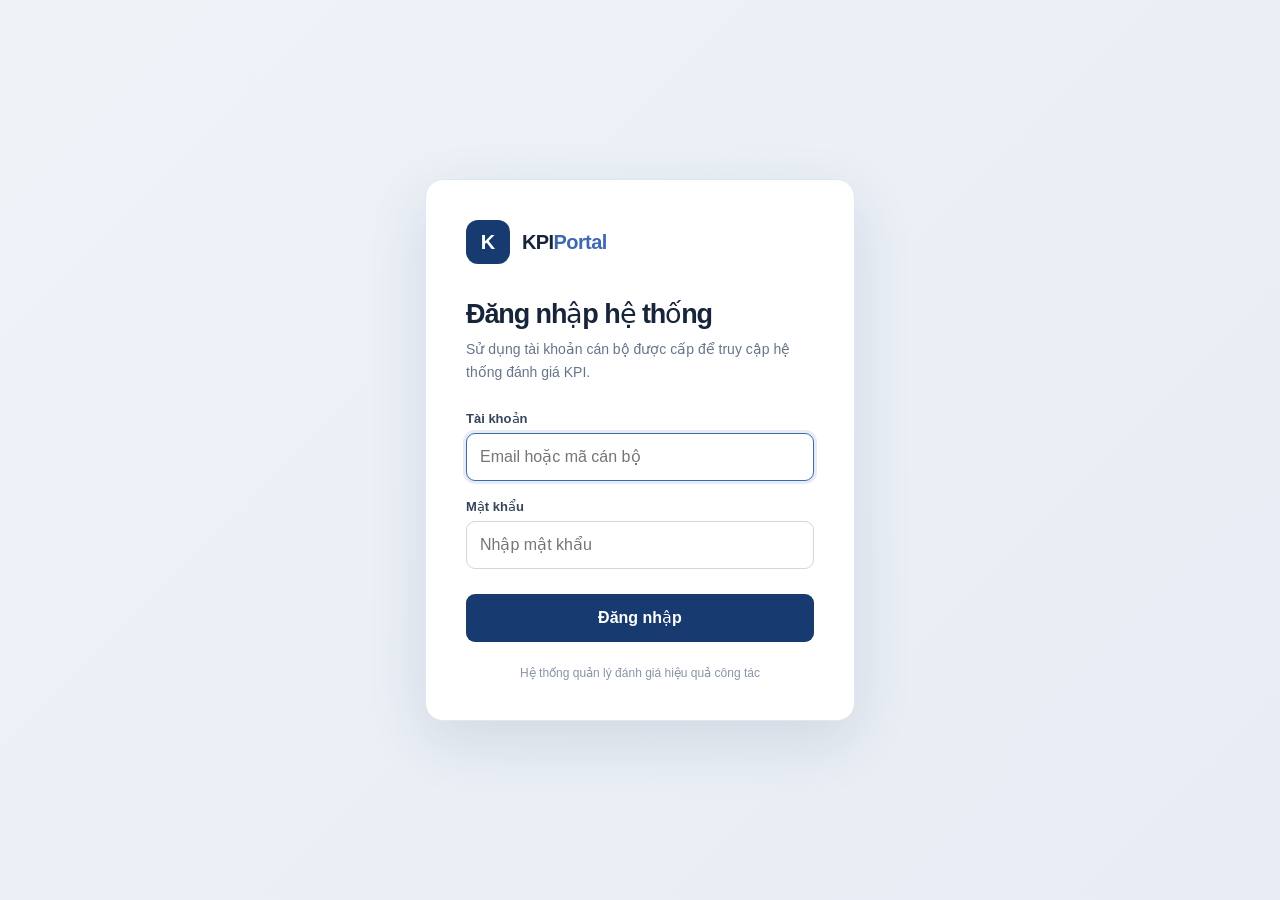
<file: KPI/public/login.html>
<!doctype html>
<html lang="vi">
<head>
  <meta charset="utf-8">
  <meta name="viewport" content="width=device-width, initial-scale=1">
  <meta name="theme-color" content="#173b70">
  <title>Đăng nhập | KPI Portal</title>
  <style>
    :root{font-family:Inter,"Segoe UI",Arial,sans-serif;color:#17243a;background:#f2f5f9;font-synthesis:none}
    *{box-sizing:border-box}body{margin:0;min-height:100vh;display:grid;place-items:center;padding:24px;background:linear-gradient(135deg,#eef3f8,#e8edf5)}
    .card{width:min(100%,430px);background:#fff;border:1px solid #e1e7ef;border-radius:18px;padding:40px;box-shadow:0 20px 60px rgba(26,48,82,.12)}
    .brand{display:flex;align-items:center;gap:12px;margin-bottom:34px}.brand-mark{width:44px;height:44px;display:grid;place-items:center;border-radius:12px;background:#173b70;color:#fff;font-size:20px;font-weight:800}.brand-name{font-size:20px;font-weight:750;letter-spacing:-.03em}.brand-name span{color:#3d69b1}
    h1{margin:0 0 8px;font-size:27px;letter-spacing:-.04em}.intro{margin:0 0 28px;color:#66748a;font-size:14px;line-height:1.6}
    label{display:block;margin:18px 0 7px;font-size:13px;font-weight:650;color:#35445b}input{width:100%;height:48px;padding:0 13px;border:1px solid #cfd8e5;border-radius:9px;background:#fff;color:#17243a;font:inherit;outline:none}input:focus{border-color:#3d69b1;box-shadow:0 0 0 3px rgba(61,105,177,.13)}
    button{width:100%;height:48px;margin-top:25px;border:0;border-radius:9px;background:#173b70;color:#fff;font:inherit;font-weight:700;cursor:pointer}button:hover{background:#224d8c}button:disabled{opacity:.65;cursor:wait}
    #login-error{display:none;margin:16px 0 0;padding:11px 13px;border:1px solid #f2c7c7;border-radius:8px;background:#fff1f1;color:#b42318;font-size:13px}#login-error.visible{display:block}
    .foot{margin:24px 0 0;text-align:center;color:#8994a5;font-size:12px}
  </style>
</head>
<body>
  <main class="card">
    <div class="brand"><div class="brand-mark" aria-hidden="true">K</div><div class="brand-name">KPI<span>Portal</span></div></div>
    <h1>Đăng nhập hệ thống</h1>
    <p class="intro">Sử dụng tài khoản cán bộ được cấp để truy cập hệ thống đánh giá KPI.</p>
    <form id="login-form" autocomplete="on">
      <label for="username">Tài khoản</label>
      <input id="username" name="username" type="text" autocomplete="username" placeholder="Email hoặc mã cán bộ" required autofocus>
      <label for="password">Mật khẩu</label>
      <input id="password" name="password" type="password" autocomplete="current-password" placeholder="Nhập mật khẩu" required>
      <div id="login-error" role="alert" aria-live="polite">Sai tài khoản hoặc mật khẩu.</div>
      <button id="login-submit" type="submit">Đăng nhập</button>
    </form>
    <p class="foot">Hệ thống quản lý đánh giá hiệu quả công tác</p>
  </main>
  <script src="assets/js/auth.js" defer></script>
</body>
</html>
</file>
